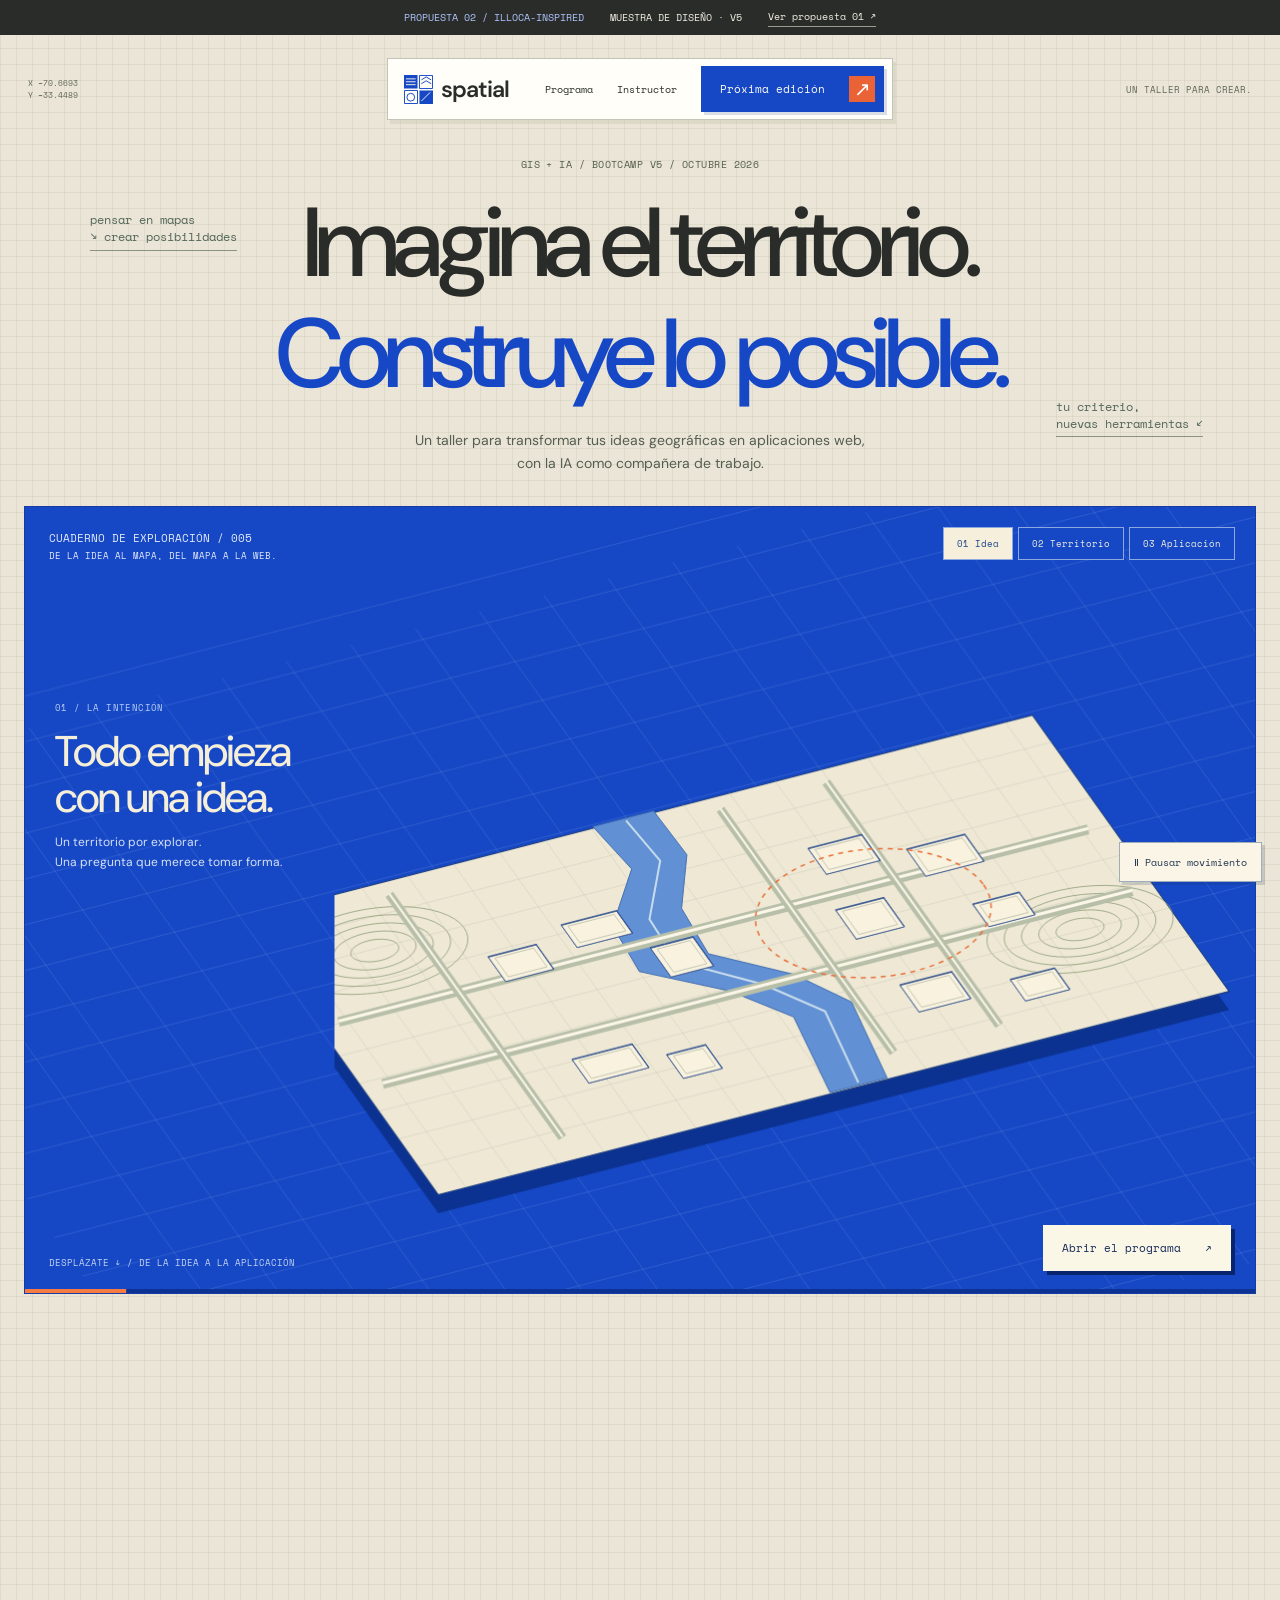
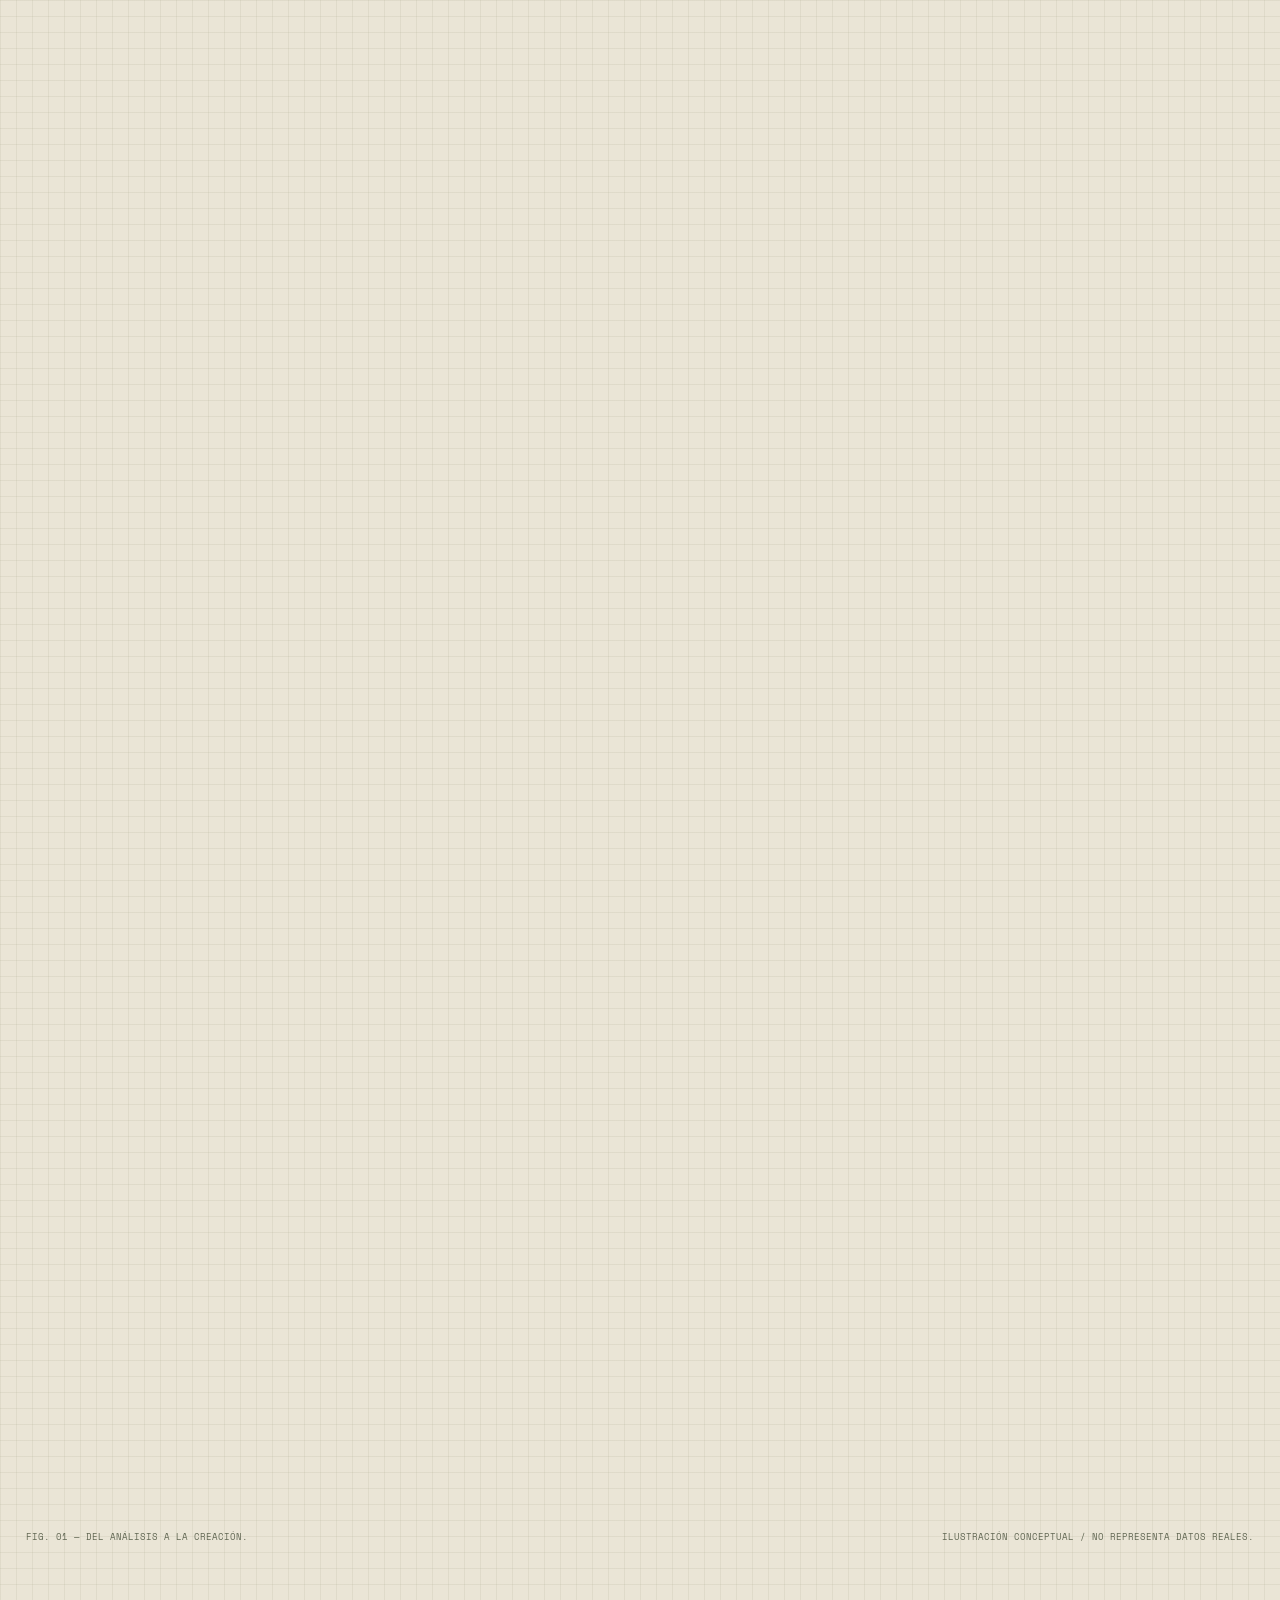
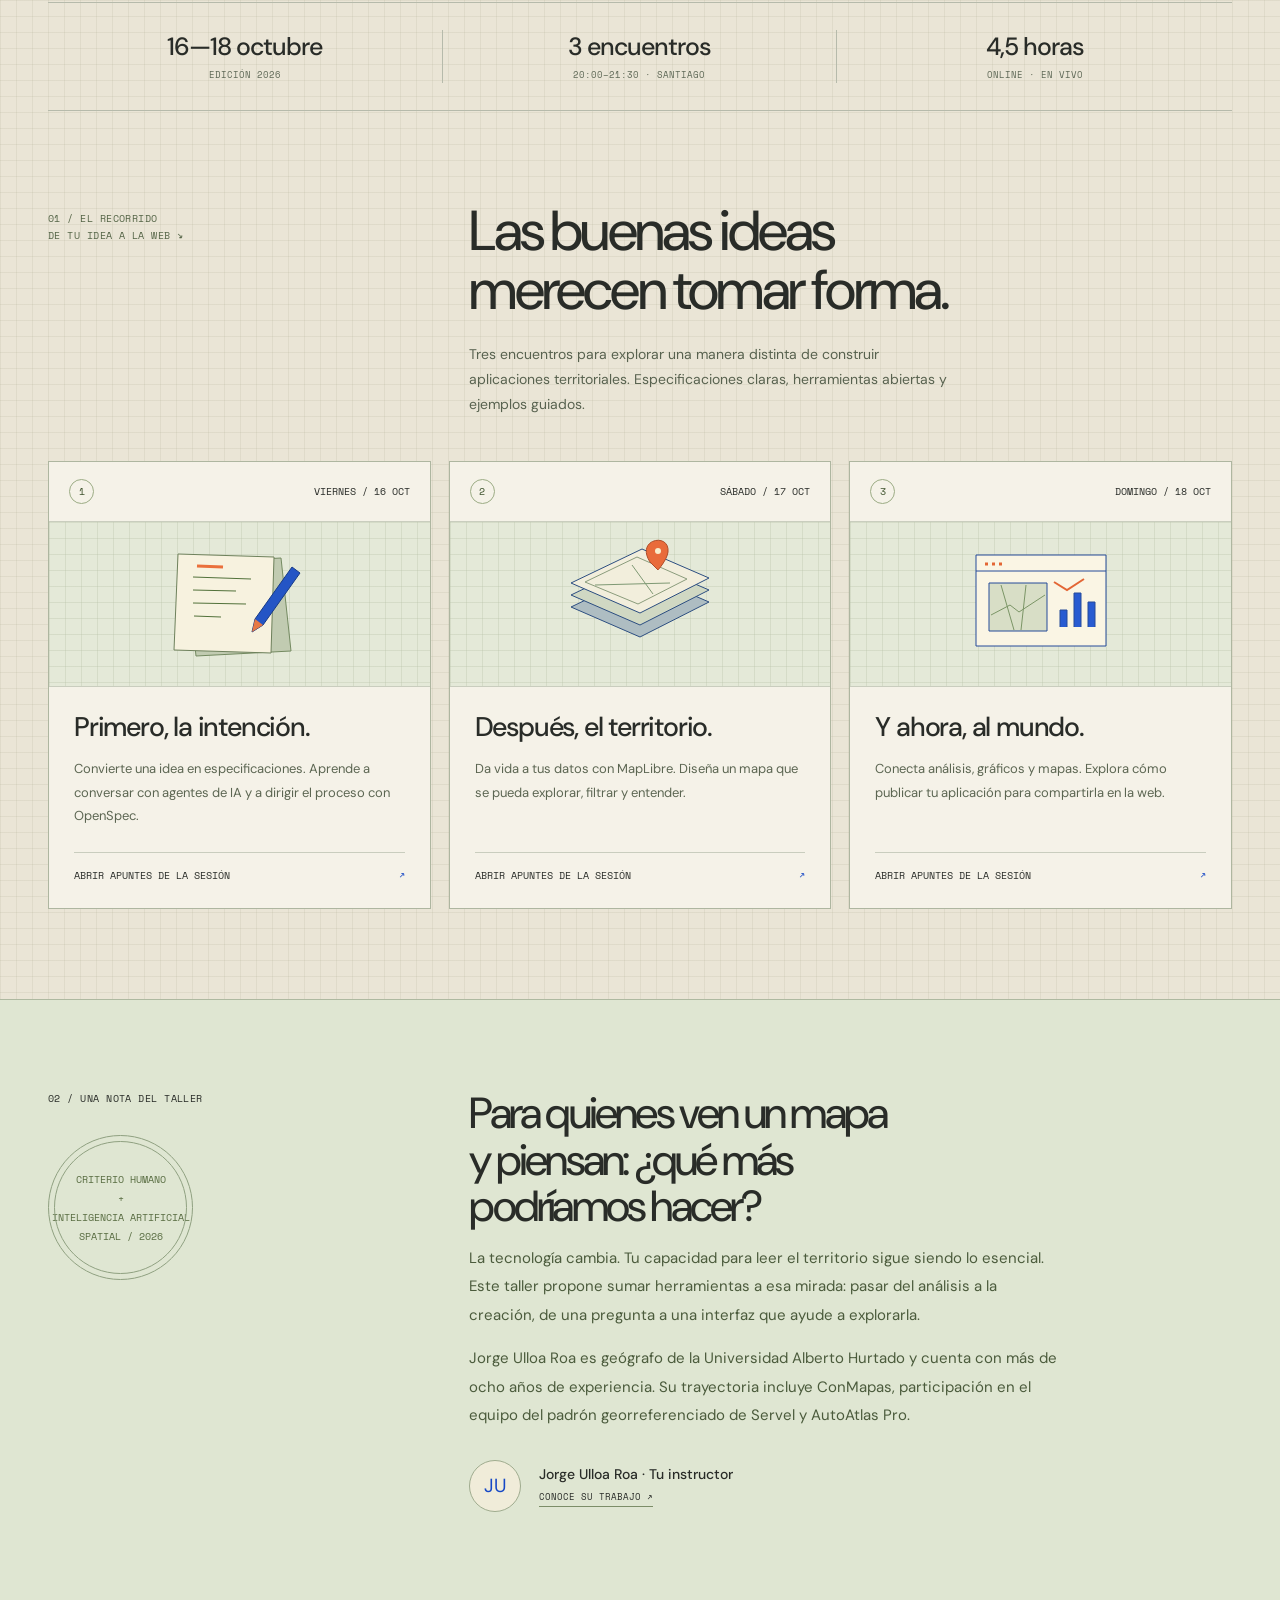
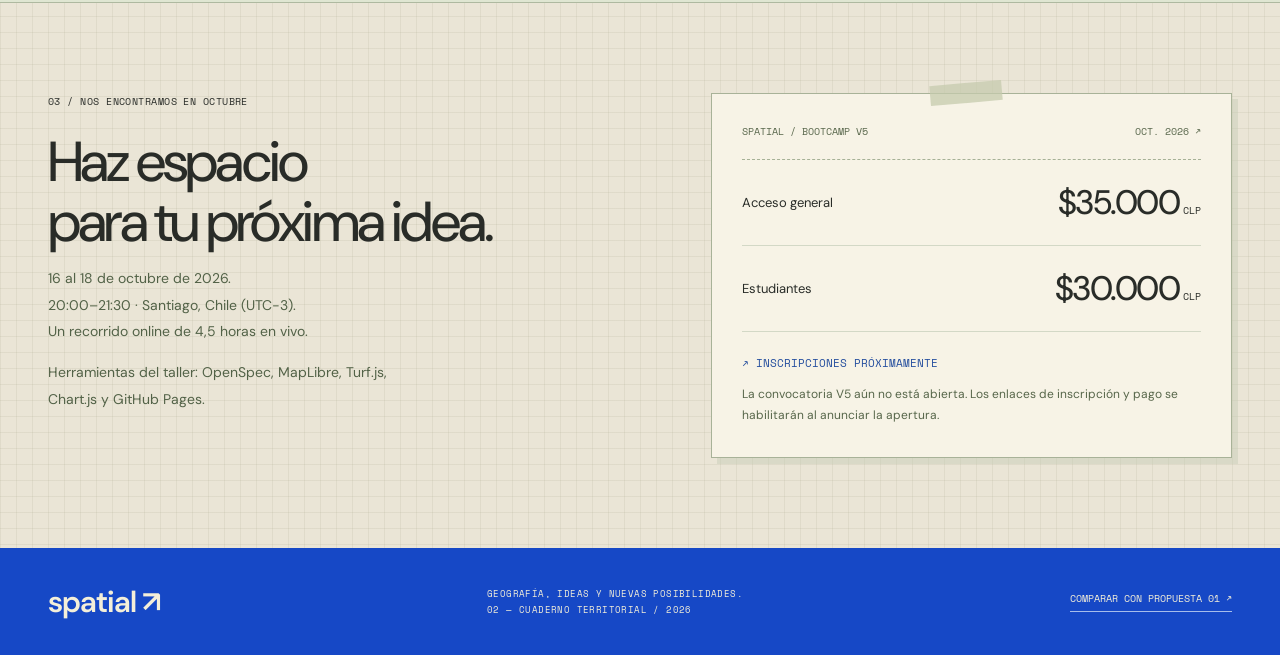
<file: proposals/02-illoca.html>
<!doctype html>
<html lang="es-CL">
<head>
  <meta charset="utf-8">
  <meta name="viewport" content="width=device-width, initial-scale=1">
  <meta name="robots" content="noindex,nofollow">
  <meta name="theme-color" content="#eae5d6">
  <title>02 · Spatial / Un taller para imaginar territorios</title>
  <link rel="preconnect" href="https://fonts.googleapis.com">
  <link rel="preconnect" href="https://fonts.gstatic.com" crossorigin>
  <link href="https://fonts.googleapis.com/css2?family=DM+Sans:wght@400;450;500;600;700&family=Space+Mono&display=swap" rel="stylesheet">
  <style>
    :root{--paper:#eae5d6;--ink:#292c28;--blue:#1648c6;--orange:#e96336;--line:#bdbcae;--mono:'Space Mono',monospace}*{box-sizing:border-box}html{scroll-behavior:smooth;scroll-padding-top:25px}body{margin:0;background-color:var(--paper);background-image:linear-gradient(#bab8a43b 1px,transparent 1px),linear-gradient(90deg,#bab8a43b 1px,transparent 1px);background-size:16px 16px;color:var(--ink);font-family:'DM Sans',sans-serif;font-size:15px}a{color:inherit;text-decoration:none}a:focus-visible,summary:focus-visible{outline:3px solid var(--blue);outline-offset:6px}::selection{background:var(--blue);color:white}.skip{position:absolute;top:-80px;left:12px;background:white;padding:14px;z-index:20}.skip:focus{top:12px}.wrap{width:min(1240px,calc(100% - 96px));margin:auto}.mono,.eyebrow{font:10px/1.7 var(--mono);letter-spacing:.045em;text-transform:uppercase}.preview{min-height:35px;background:var(--ink);color:#f4f0e4;display:flex;justify-content:center;align-items:center;gap:26px;padding:7px 18px;font:10px var(--mono)}.preview span{color:#b1c5ff}.preview a{border-bottom:1px solid #999f91;padding-bottom:2px}.masthead{height:108px;display:flex;align-items:center;justify-content:center;position:relative}.coordinates{position:absolute;left:28px;font:9px/1.5 var(--mono);color:#5f6657}.edition-note{position:absolute;right:28px;font:9px var(--mono);color:#5f6657}.nav{display:flex;align-items:center;gap:36px;padding:7px 8px 7px 16px;background:#fffef8;border:1px solid #c5c4b8;box-shadow:3px 4px 0 #b0b29d38}.logo{display:flex;gap:8px;align-items:center;font-size:23px;font-weight:600;letter-spacing:-1px}.logo svg{width:29px;height:29px}.nav-links{display:flex;align-items:center;gap:24px;font:10px var(--mono)}.button{display:inline-flex;align-items:center;justify-content:space-between;gap:24px;background:var(--blue);border:1px solid var(--blue);color:#fffef5;padding:14px 18px;font:11px var(--mono);box-shadow:3px 3px 0 #1c3f892a;transition:transform .18s,background .18s}.button:hover{background:#103698;transform:translateY(-2px)}.button .arrow{display:grid;place-items:center;background:var(--orange);width:26px;height:26px;color:#fff;font:20px/1 sans-serif;margin:-6px -10px -6px 0}.button.light{background:#f8f5e9;color:var(--ink);border-color:#b0b6a6;box-shadow:none}
    .hero-head{text-align:center;position:relative;padding:13px 20px 31px}.hero-head .eyebrow{color:#535e4a}.hero-head h1{font-size:clamp(52px,7.65vw,110px);font-weight:500;line-height:.99;letter-spacing:-6.8px;margin:22px 0 25px}.hero-head h1 span{color:var(--blue)}.hero-head>p{max-width:470px;margin:0 auto;color:#555e50;line-height:1.65;font-size:14px}.scribble{position:absolute;color:#536659;font:12px/1.4 var(--mono);transform:rotate(-7deg);border-bottom:1px solid #899380;padding-bottom:4px;text-align:left}.scribble.left{left:7%;top:69px}.scribble.right{right:6%;bottom:69px;transform:rotate(6deg)}.scene{margin:0 24px;background:var(--blue);position:relative;overflow:hidden;border:1px solid #153c9e}.scene>svg{display:block;width:100%;height:auto;max-height:560px;min-height:350px}.scene-label{position:absolute;top:22px;left:24px;color:#e3eaf9;font:9px/1.7 var(--mono)}.scene-label strong{font-weight:400;display:block;font-size:11px}.scene-note{position:absolute;right:22px;top:22px;color:#dce6ff;font:9px var(--mono);border:1px solid #83a0e1;padding:8px 12px}.scene-bottom{position:absolute;bottom:22px;left:24px;right:24px;display:flex;justify-content:space-between;align-items:end;gap:20px}.scene-bottom p{font-size:14px;line-height:1.5;max-width:240px;color:#fbf5df;margin:0}.scene-bottom .button{background:#fbf7e7;color:#172b5a;border-color:#fbf7e7;box-shadow:4px 4px 0 #08246c}.caption{display:flex;justify-content:space-between;gap:15px;margin:13px 26px 0;color:#616753;font:9px/1.8 var(--mono)}.facts{display:grid;grid-template-columns:repeat(3,1fr);margin-top:56px;border-block:1px solid #b6baab;padding:27px 0}.facts>div{text-align:center;border-right:1px solid #b6baab}.facts>div:last-child{border:0}.facts strong{font-size:25px;font-weight:500;letter-spacing:-1px;display:block}.facts span{font:9px var(--mono);color:#5e6856}
    .section{padding:90px 0}.section-heading{display:grid;grid-template-columns:1fr 2fr;gap:40px;align-items:start;margin-bottom:43px}.section-heading .eyebrow{padding-top:9px;color:#546446}h2{font-size:clamp(36px,4.4vw,62px);font-weight:450;letter-spacing:-2.8px;line-height:1.06;margin:0}.section-heading p{max-width:490px;font-size:14px;line-height:1.8;color:#58624f;margin:22px 0 0}.modules{display:grid;grid-template-columns:repeat(3,1fr);gap:18px}.module{min-width:0;border:1px solid #aeb6a0;background:#f5f2e8;display:flex;flex-direction:column}.module-top{padding:17px 20px;border-bottom:1px solid #c9cdbe;display:flex;align-items:center;justify-content:space-between;font:10px var(--mono)}.number{border:1px solid #9cac85;border-radius:50%;width:25px;height:25px;display:grid;place-items:center;color:#3e522d}.module-art{height:165px;display:grid;place-items:center;background-color:#e4e9d8;background-image:linear-gradient(#b7c2a755 1px,transparent 1px),linear-gradient(90deg,#b7c2a755 1px,transparent 1px);background-size:16px 16px;border-bottom:1px solid #c9cdbe}.module-art svg{height:125px;width:180px;overflow:visible}.module-body{padding:25px;display:flex;flex-direction:column;flex:1}.module h3{font-size:27px;line-height:1.1;font-weight:500;letter-spacing:-1.2px;margin:0 0 16px}.module p{font-size:13px;line-height:1.8;color:#5c6652;margin:0 0 25px}.module details{margin-top:auto;border-top:1px solid #c9cdbe;padding-top:15px;font:10px var(--mono)}summary{cursor:pointer;list-style:none;display:flex;justify-content:space-between;gap:8px}summary::-webkit-details-marker{display:none}summary::after{content:'↗';color:var(--blue)}details[open] summary::after{content:'−'}details ul{font:12px/1.8 'DM Sans',sans-serif;color:#546347;padding-left:16px}.manifesto{background:#dfe6d2;border-block:1px solid #aeb9a0}.manifesto .wrap{display:grid;grid-template-columns:1fr 2fr;gap:40px}.stamp{width:145px;height:145px;border-radius:50%;border:1px solid #8fa080;display:flex;align-items:center;justify-content:center;text-align:center;transform:rotate(-12deg);font:10px/1.9 var(--mono);color:#586c41;margin-top:28px;outline:1px solid #8fa080;outline-offset:-7px}.manifesto h2{font-size:clamp(33px,3.4vw,48px);max-width:720px}.manifesto p{color:#4b5b3c;font-size:15px;line-height:1.9;max-width:595px}.instructor-line{display:flex;align-items:center;gap:18px;margin-top:30px}.avatar{height:52px;width:52px;display:grid;place-items:center;border-radius:50%;background:#f0ecd9;border:1px solid #9fab8e;font-size:19px;color:var(--blue)}.instructor-line strong{font-size:14px;font-weight:500;display:block}.instructor-line a{font:9px var(--mono);border-bottom:1px solid #7c8d68;padding-bottom:3px;display:inline-block;margin-top:7px}.offer{display:grid;grid-template-columns:1.1fr 1fr;gap:90px}.offer h2{margin-top:22px}.offer>div>p{font-size:14px;line-height:1.9;max-width:385px;color:#526247}.ticket{background:#f7f3e6;border:1px solid #a8b298;padding:30px;position:relative;box-shadow:6px 6px 0 #c6cdb77a}.ticket::before{content:'';position:absolute;top:-11px;left:42%;width:72px;height:20px;background:#c5cbadbd;transform:rotate(-5deg)}.ticket-title{display:flex;justify-content:space-between;gap:12px;color:#5a684d;font:10px var(--mono);padding-bottom:20px;border-bottom:1px dashed #a6b196}.price{padding:20px 0;display:flex;align-items:center;justify-content:space-between;gap:12px;border-bottom:1px solid #d3d8c6}.price>span{font-size:13px}.price strong{font-size:34px;font-weight:450;letter-spacing:-1.5px;white-space:nowrap}.price small{font:10px var(--mono)}.status{padding:20px 0 0}.status strong{font:11px var(--mono);color:#254e9e}.status p{font-size:12px;line-height:1.8;color:#57664a;margin-bottom:0}.footer{background:var(--blue);color:#f4efd9;padding:34px 0}.footer .wrap{display:flex;justify-content:space-between;gap:24px;align-items:center}.footer .logo{font-size:30px}.footer .mono{font-size:9px}.footer a:last-child{border-bottom:1px solid #a6bdeb;padding-bottom:5px;font:10px var(--mono)}
    @media(max-width:1100px){.coordinates,.edition-note{display:none}.scribble{font-size:9px}.scribble.left{left:3%;top:52px}.scribble.right{right:3%;bottom:52px}.hero-head h1{letter-spacing:-4px}.wrap{width:calc(100% - 48px)}.offer{gap:40px}.module-body{padding:20px}.scene>svg{min-height:390px}.scene-bottom p{font-size:12px;max-width:200px}}
    @media(max-width:700px){.wrap{width:calc(100% - 36px)}.preview{font-size:9px;justify-content:space-between;gap:12px}.preview-extra{display:none}.masthead{height:91px;padding:0 18px}.nav{width:100%;justify-content:space-between;gap:15px;padding-left:10px}.nav-links{gap:14px}.nav-links>a:not(.button){display:none}.nav .button{font-size:9px;padding:12px;gap:18px}.logo{font-size:22px}.hero-head{padding:10px 18px 27px}.hero-head .eyebrow{font-size:9px}.hero-head h1{font-size:clamp(45px,10.4vw,72px);letter-spacing:-2.8px;margin:24px 0 20px}.hero-head>p{font-size:13px;max-width:340px}.scribble{display:none}.scene{margin:0 12px;min-height:450px}.scene>svg{width:180%;max-width:none;height:405px;min-height:0;margin-left:-40%;margin-top:37px}.scene-label{left:14px;top:14px;font-size:8px}.scene-label strong{font-size:9px}.scene-note{display:none}.scene-bottom{left:14px;right:14px;bottom:19px}.scene-bottom p{font-size:10px;max-width:125px}.scene-bottom .button{padding:12px;gap:12px;font-size:9px}.caption{margin:12px 18px 0;font-size:8px}.caption span:last-child{max-width:135px;text-align:right}.facts{margin-top:33px;padding:23px 0}.facts strong{font-size:19px}.facts span{font-size:8px;display:block;margin-top:6px}.section{padding:60px 0}.section-heading,.manifesto .wrap,.offer{grid-template-columns:1fr;gap:24px}.section-heading{margin-bottom:30px}.section-heading .eyebrow{padding:0}h2{font-size:39px;letter-spacing:-1.7px}.section-heading p{margin-top:18px;font-size:13px}.modules{grid-template-columns:1fr;gap:20px}.module-art{height:155px}.module-body{padding:25px}.stamp{display:none}.manifesto h2{font-size:34px;letter-spacing:-1.5px}.manifesto p{font-size:13px}.ticket{padding:24px}.price strong{font-size:31px}.offer h2{margin-top:15px}.footer .wrap{flex-wrap:wrap;gap:22px}.footer .mono{max-width:150px}.footer a:last-child{width:100%;font-size:9px}.facts>div{padding:0 5px}}
    @media(prefers-reduced-motion:reduce){html{scroll-behavior:auto}*,*::before,*::after{transition:none!important}}
  </style>
  <link rel="stylesheet" href="../assets/motion.css">
  <script src="../assets/motion.js" defer></script>
</head>
<body class="illoca">
  <a class="skip" href="#contenido">Saltar al contenido</a>
  <div class="preview"><span>PROPUESTA 02 <span class="preview-extra">/ ILLOCA-INSPIRED</span></span><div>MUESTRA DE DISEÑO · V5</div><a href="01-hydra.html">Ver propuesta 01 ↗</a></div>
  <header class="masthead"><div class="coordinates" aria-hidden="true">X −70.6693<br>Y −33.4489</div><div class="nav"><a class="logo" href="#" aria-label="Spatial, inicio"><svg viewBox="0 0 30 30" fill="none" aria-hidden="true"><path fill="#1648c6" d="M0 0h14v14H0zM16 16h14v14H16z"/><path stroke="#1648c6" d="M16 .5h13.5V14H16zM.5 16H14v13.5H.5z"/><path d="M2 4h10M2 7h10M2 10h10M18 12V8l5-5 5 5v4" stroke="#f5f2e7"/><path d="m18 5 5-3 5 3M18 9l5-3 5 3" stroke="#1648c6"/><circle cx="7" cy="23" r="4" stroke="#1648c6"/><path d="m18 27 9-9" stroke="#f5f2e7"/></svg>spatial</a><nav class="nav-links" aria-label="Principal"><a href="#programa">Programa</a><a href="#instructor">Instructor</a><a class="button" href="#registro">Próxima edición <span class="arrow">↗</span></a></nav></div><span class="edition-note">UN TALLER PARA CREAR.</span></header>
  <main id="contenido">
    <section aria-labelledby="hero-title"><div class="hero-head"><div class="eyebrow">GIS + IA / BOOTCAMP V5 / OCTUBRE 2026</div><span class="scribble left" aria-hidden="true">pensar en mapas<br>↘ crear posibilidades</span><h1 id="hero-title">Imagina el territorio.<br><span>Construye lo posible.</span></h1><p>Un taller para transformar tus ideas geográficas en aplicaciones web, con la IA como compañera de trabajo.</p><span class="scribble right" aria-hidden="true">tu criterio,<br>nuevas herramientas ↙</span></div>
      <div class="scene"><div class="scene-label"><strong>CUADERNO DE EXPLORACIÓN / 005</strong>DE LA IDEA AL MAPA, DEL MAPA A LA WEB.</div><span class="scene-note">ESTUDIO TERRITORIAL ↗</span>
        <svg viewBox="0 0 1390 540" xmlns="http://www.w3.org/2000/svg" role="img" aria-labelledby="scene-title"><title id="scene-title">Ilustración conceptual de un territorio en maqueta: edificios color papel, relieve y un río sobre una mesa azul cobalto.</title><defs><pattern id="blue-grid" width="60" height="35" patternUnits="userSpaceOnUse" patternTransform="skewY(-20)"><path d="M60 0H0V35" fill="none" stroke="#a6bfed" stroke-opacity=".15"/></pattern><pattern id="paper-grid" width="38" height="24" patternUnits="userSpaceOnUse"><path d="M38 0H0V24" fill="none" stroke="#244981" stroke-opacity=".13"/></pattern><g id="block" stroke="#153e8b" stroke-width="1.2" stroke-linejoin="round"><path d="M0 0 48-26 91-3 43 24Z" fill="#f1ecd9"/><path d="M0 0v72l43 24V24Z" fill="#c9d0c2"/><path d="m43 24 48-27v72L43 96Z" fill="#194ac1"/><path d="m49 34 35-19m-35 32 35-19m-35 32 35-19m-35 32 35-19" stroke="#a2b5d4" stroke-width=".7"/><path d="M8 15v48m10-42v47m10-40v45" stroke="#6d7e83" stroke-width=".6"/></g><g id="small-block" stroke="#234e93" stroke-width="1.1"><path d="m0 0 47-26 42 23-47 27Z" fill="#f2ecd9"/><path d="M0 0v27l42 24V24Z" fill="#c1cbbf"/><path d="m42 24 47-27v27L42 51Z" fill="#2855b2"/><path d="m6-1 41-21 35 19-40 22Z" fill="none" stroke="#8e9f9c"/></g><g id="tree" stroke="#173f87" stroke-width="1"><path d="M0 0v28"/><path d="M-12 5 0-30 12 5Z" fill="#91a995"/><path d="M0-30V5h12Z" fill="#24529b"/></g></defs><path fill="url(#blue-grid)" d="M0 0h1390v540H0z"/><ellipse cx="726" cy="463" rx="540" ry="47" fill="#082c87" opacity=".45"/><path d="m138 279 588-207 511 248-578 204Z" fill="#0c327d"/><path d="m138 261 588-207 511 248-578 204Z" fill="#f0e9d5" stroke="#092f80" stroke-width="2"/><path d="m138 261 588-207 511 248-578 204Z" fill="url(#paper-grid)"/><path d="M138 261v18l521 245v-18m0 18 578-204v-18" fill="none" stroke="#91a7c2"/><path d="M632 89c-90 50-52 100-127 139s-38 63 66 87 173 68 145 171l80-28c-2-71-8-93-119-133s-132-58-74-92 40-77 122-108Z" fill="#4376d0" stroke="#1c4eac"/><path d="M669 99c-91 66-46 101-124 144s36 62 106 88 119 80 107 142" fill="none" stroke="#c2d9ed" stroke-width="2"/><g fill="none" stroke="#768872" stroke-width="1.1"><path d="M178 260c12-23 46-18 70-54s111-41 173-16 55 69 14 91-32 53-103 57-118-29-154-78Z"/><path d="M201 259c10-21 49-22 62-46s93-30 139-9 40 53 6 69-26 45-76 45-100-20-131-59Z"/><path d="M225 258c25-9 50-29 71-42s63-4 81 9 13 33-19 46-37 34-67 21-70-19-66-34Z"/><path d="M249 257c23-4 52-27 67-28s43 12 34 22-49 28-70 20-35-10-31-14Z"/><path d="M920 219c50-36 83-6 112 15s87 9 116 53 16 30-52 56-98 12-134-14-91-75-42-110Z"/><path d="M942 229c34-24 64-6 83 17s82 14 96 43-28 37-63 42-58-17-83-33-62-50-33-69Z"/><path d="M966 238c24-15 42 15 69 27s52 12 52 33-52 9-74-6-72-39-47-54Z"/></g><g fill="none" stroke="#a1ac98" stroke-width="11"><path d="m701 126 357 174M598 369l246-89M415 384l366-131M685 163l-53 89 292 137"/></g><g fill="none" stroke="#faf5e8" stroke-width="3"><path d="m701 126 357 174M598 369l246-89M415 384l366-131M685 163l-53 89 292 137"/></g><g><use href="#small-block" x="707" y="162"/><use href="#block" x="786" y="133"/><use href="#small-block" x="885" y="205"/><use href="#block" x="688" y="232"/><use href="#small-block" x="799" y="270"/><use href="#block" x="471" y="281" transform="translate(71 54) scale(.88)"/><use href="#small-block" x="414" y="324"/><use href="#small-block" x="517" y="368"/><use href="#block" x="756" y="363" transform="translate(205 100) scale(.78)"/></g><g><use href="#tree" x="341" y="231"/><use href="#tree" x="367" y="248"/><use href="#tree" x="303" y="247"/><use href="#tree" x="985" y="270"/><use href="#tree" x="1011" y="285"/><use href="#tree" x="968" y="293"/><use href="#tree" x="360" y="320"/><use href="#tree" x="397" y="305"/><use href="#tree" x="889" y="354"/></g><g fill="none" stroke="#e86839" stroke-width="2"><ellipse cx="780" cy="272" rx="136" ry="65" transform="rotate(17 780 272)" stroke-dasharray="6 5"/><path d="m883 227 114-92h72"/><circle cx="882" cy="226" r="6" fill="#e86839"/></g><g font-family="monospace" font-size="10" fill="#f0ebda"><text x="1000" y="120">IMAGINAR → CONSTRUIR</text><text x="181" y="380" transform="rotate(25 181 380)">TERRITORIOS POSIBLES / V5</text></g><g transform="translate(1140 415)" stroke="#d0dded" fill="none"><path d="M0 30V-20m-9 15 9-15L9-5M-17 13h34"/><text x="-3" y="-30" fill="#d0dded" stroke="none" font-family="monospace" font-size="10">N</text></g></svg>
        <div class="scene-bottom"><p>Tu conocimiento del territorio.<br>Un nuevo espacio para crear.</p><a class="button" href="#programa">Abrir el programa <span>↗</span></a></div>
      </div><div class="caption"><span>FIG. 01 — DEL ANÁLISIS A LA CREACIÓN.</span><span>ILUSTRACIÓN CONCEPTUAL / NO REPRESENTA DATOS REALES.</span></div>
      <div class="facts wrap"><div><strong>16—18 octubre</strong><span>EDICIÓN 2026</span></div><div><strong>3 encuentros</strong><span>20:00–21:30 · SANTIAGO</span></div><div><strong>4,5 horas</strong><span>ONLINE · EN VIVO</span></div></div>
    </section>
    <section class="section wrap" id="programa"><div class="section-heading"><div class="eyebrow">01 / EL RECORRIDO<br>DE TU IDEA A LA WEB ↘</div><div><h2>Las buenas ideas<br>merecen tomar forma.</h2><p>Tres encuentros para explorar una manera distinta de construir aplicaciones territoriales. Especificaciones claras, herramientas abiertas y ejemplos guiados.</p></div></div><div class="modules">
      <article class="module"><div class="module-top"><span class="number">1</span><span>VIERNES / 16 OCT</span></div><div class="module-art" aria-hidden="true"><svg viewBox="0 0 180 125" fill="none"><path d="m37 22 95-5 10 93-95 5Z" fill="#c1cbb1" stroke="#738960"/><path d="m29 13 96 3-3 96-97-3Z" fill="#f7f2df" stroke="#6d805b"/><path d="m44 36 58 2m-58 11 43 1m-43 12 53 1m-52 12 27 1" stroke="#52713a"/><path d="m106 78 37-52 8 6-37 52-11 7Z" fill="#2455c5" stroke="#163a86"/><path d="m103 91 11-7-8-6Z" fill="#e67845"/><path d="m48 25 26 1" stroke="#ea703c" stroke-width="3"/></svg></div><div class="module-body"><h3>Primero, la intención.</h3><p>Convierte una idea en especificaciones. Aprende a conversar con agentes de IA y a dirigir el proceso con OpenSpec.</p><details><summary>ABRIR APUNTES DE LA SESIÓN</summary><ul><li>Agentes, SDD y OpenSpec: Explore, Propose, Apply.</li><li>proposal.md, specs, design.md y tasks.md.</li><li>Criterios de aceptación, KISS, HTML, Tailwind y Vanilla JS.</li></ul></details></div></article>
      <article class="module"><div class="module-top"><span class="number">2</span><span>SÁBADO / 17 OCT</span></div><div class="module-art" aria-hidden="true"><svg viewBox="0 0 180 125" fill="none" stroke="#2b4d80"><path d="m21 66 71-34 67 29-69 35Z" fill="#aebdc2"/><path d="m21 54 71-34 67 29-69 35Z" fill="#d0d8c3"/><path d="m21 42 71-34 67 29-69 35Z" fill="#f2eedc"/><path d="m35 41 52-25 50 22-49 25Z" stroke="#8b9c7c"/><path d="m82 24 21 29m-58-9 75-2" stroke="#7f9974"/><path d="M100 21c-15-23 20-30 18-10-1 8-10 18-10 18Z" fill="#e96b3a" stroke="#ae4c28"/><circle cx="108" cy="10" r="3" fill="#f8edcc" stroke="none"/></svg></div><div class="module-body"><h3>Después, el territorio.</h3><p>Da vida a tus datos con MapLibre. Diseña un mapa que se pueda explorar, filtrar y entender.</p><details><summary>ABRIR APUNTES DE LA SESIÓN</summary><ul><li>GeoJSON y análisis exploratorio de datos.</li><li>Fuentes y capas; filtros y popups.</li><li>Revisión visual y auditoría de interfaz.</li></ul></details></div></article>
      <article class="module"><div class="module-top"><span class="number">3</span><span>DOMINGO / 18 OCT</span></div><div class="module-art" aria-hidden="true"><svg viewBox="0 0 180 125" fill="none" stroke="#254b99"><path d="M25 14h130v91H25z" fill="#faf5e4"/><path d="M25 30h130"/><path d="M34 23h3m4 0h3m4 0h3" stroke="#e36635" stroke-width="3"/><path d="M38 42h58v48H38z" fill="#d8dec6"/><path d="m40 74 19-10 9 7 26-17M50 44l13 45M75 44l-5 45" stroke="#7b9566"/><path d="M109 86V69h7v17m7 0V52h7v34m7 0V61h7v25" fill="#285bd1"/><path d="m103 41 13 8 17-11" stroke="#e36635" stroke-width="2"/></svg></div><div class="module-body"><h3>Y ahora, al mundo.</h3><p>Conecta análisis, gráficos y mapas. Explora cómo publicar tu aplicación para compartirla en la web.</p><details><summary>ABRIR APUNTES DE LA SESIÓN</summary><ul><li>Turf: buffers y disolución; exportación filtrada.</li><li>Simbología y leyenda desde una fuente común.</li><li>Chart.js con filtros compartidos; responsive.</li><li>Publicación con GitHub CLI y Pages.</li></ul></details></div></article>
    </div></section>
    <section class="manifesto section" id="instructor"><div class="wrap"><div><div class="eyebrow">02 / UNA NOTA DEL TALLER</div><div class="stamp" aria-hidden="true">CRITERIO HUMANO<br>+<br>INTELIGENCIA ARTIFICIAL<br>SPATIAL / 2026</div></div><div><h2>Para quienes ven un mapa<br>y piensan: ¿qué más<br>podríamos hacer?</h2><p>La tecnología cambia. Tu capacidad para leer el territorio sigue siendo lo esencial. Este taller propone sumar herramientas a esa mirada: pasar del análisis a la creación, de una pregunta a una interfaz que ayude a explorarla.</p><p>Jorge Ulloa Roa es geógrafo de la Universidad Alberto Hurtado y cuenta con más de ocho años de experiencia. Su trayectoria incluye ConMapas, participación en el equipo del padrón georreferenciado de Servel y AutoAtlas Pro.</p><div class="instructor-line"><div class="avatar" aria-hidden="true">JU</div><div><strong>Jorge Ulloa Roa · Tu instructor</strong><a href="https://geoidegeoidal.github.io/" target="_blank" rel="noopener noreferrer">CONOCE SU TRABAJO ↗</a></div></div></div></div></section>
    <section class="offer section wrap" id="registro"><div><div class="eyebrow">03 / NOS ENCONTRAMOS EN OCTUBRE</div><h2>Haz espacio<br>para tu próxima idea.</h2><p>16 al 18 de octubre de 2026.<br>20:00–21:30 · Santiago, Chile (UTC−3).<br>Un recorrido online de 4,5 horas en vivo.</p><p>Herramientas del taller: OpenSpec, MapLibre, Turf.js, Chart.js y GitHub Pages.</p></div><div class="ticket"><div class="ticket-title"><span>SPATIAL / BOOTCAMP V5</span><span>OCT. 2026 ↗</span></div><div class="price"><span>Acceso general</span><div><strong>$35.000</strong> <small>CLP</small></div></div><div class="price"><span>Estudiantes</span><div><strong>$30.000</strong> <small>CLP</small></div></div><div class="status" id="protocolo"><strong>↗ INSCRIPCIONES PRÓXIMAMENTE</strong><p>La convocatoria V5 aún no está abierta. Los enlaces de inscripción y pago se habilitarán al anunciar la apertura.</p></div></div></section>
  </main>
  <footer class="footer"><div class="wrap"><a class="logo" href="#">spatial ↗</a><span class="mono">GEOGRAFÍA, IDEAS Y NUEVAS POSIBILIDADES.<br>02 — CUADERNO TERRITORIAL / 2026</span><a href="01-hydra.html">COMPARAR CON PROPUESTA 01 ↗</a></div></footer>
</body>
</html>
</file>
<file: assets/motion.css>
.motion-toggle{position:fixed;bottom:18px;right:18px;z-index:30;display:flex;align-items:center;gap:9px;min-height:40px;padding:10px 14px;border:1px solid #747a70;background:#11160f;color:#f4f3ed;font:10px 'Space Mono',monospace;cursor:pointer}
.illoca .motion-toggle{background:#faf5e7;color:#24374f;border-color:#9facb9;box-shadow:3px 3px 0 #182e5129}
.motion-toggle:focus-visible,.scene-stops button:focus-visible{outline:3px solid #f9793e;outline-offset:4px}
.motion-toggle:disabled{cursor:default}.motion-toggle svg{width:12px;height:12px;fill:currentColor}
.motion-ready .nav{z-index:20}.hydra.motion-ready>.nav{position:sticky;top:0;height:78px;background:#080909;border-bottom:1px solid #2b2d2b;width:100%;padding-inline:max(24px,calc((100vw - 1280px)/2))}
.illoca.motion-ready .masthead{position:sticky;top:-16px;z-index:20;pointer-events:none}.illoca.motion-ready .nav{pointer-events:auto}
.motion-ready .button{position:relative;overflow:hidden;transition:color .25s,background .25s,transform .25s,box-shadow .25s}
.motion-ready .button>span{transition:transform .35s cubic-bezier(.2,.7,.2,1)}.motion-ready .button:hover>span{transform:translate(3px,-3px)}
.motion-ready .text-link{background:linear-gradient(currentColor,currentColor) 0 100%/0 1px no-repeat;transition:background-size .35s}.motion-ready .text-link:hover{background-size:100% 1px}
.motion-ready section[id],.motion-ready #protocolo{scroll-margin-top:95px}
.motion-ready h1 .title-line{display:block;overflow:hidden;line-height:1.13;padding-bottom:.03em;margin-bottom:-.03em}
.hydra .hero h1 .title-line,.hydra .hero h1 .title-words{color:inherit}.motion-ready .title-words{display:inline-block;animation:title-unfold 1.05s cubic-bezier(.2,.75,.2,1) both;animation-delay:var(--delay,0s)}
.illoca .hero-head h1>.title-line:last-child{color:var(--blue)}.illoca .hero-head h1{line-height:1; margin-block:15px 20px}
.illoca .hero-head h1>.title-line:first-child,.illoca .hero-head h1 .title-words{color:inherit}
.motion-ready .hero-copy>.eyebrow,.motion-ready .hero-copy>p,.motion-ready .hero-copy>.actions,.motion-ready .hero-meta,.motion-ready .hero-head>p,.motion-ready .scribble{animation:content-enter .9s .28s both}
.motion-ready .hero-copy>.actions{animation-delay:.45s}.motion-ready .hero-meta{animation-delay:.6s}
@keyframes title-unfold{from{transform:translateY(112%) rotate(2deg)}to{transform:translateY(0) rotate(0)}}
@keyframes content-enter{from{opacity:0;transform:translateY(20px)}to{opacity:1;transform:translateY(0)}}
.motion-ready .reveal{opacity:0;transform:translateY(38px);transition:opacity .8s var(--reveal-delay,0s),transform .9s cubic-bezier(.2,.7,.2,1) var(--reveal-delay,0s)}
.motion-ready .reveal.in-view{opacity:1;transform:translateY(0)}
.motion-ready .reveal:focus-within{opacity:1;transform:none;transition:none}
.motion-ready .module{transition:border-color .25s,background .25s,box-shadow .25s}.hydra.motion-ready .module:hover{border-color:#ce602c;background:#11140e}.illoca.motion-ready .module:hover{box-shadow:5px 6px 0 #bac5a455}
.motion-ready .module svg{transition:transform .55s cubic-bezier(.2,.8,.2,1)}.motion-ready .module:hover svg{transform:translateY(-9px) rotate(-4deg)}
.motion-ready .module details[open] ul{animation:content-enter .35s both}
.hydra.motion-ready .diagram path{stroke-dasharray:400;stroke-dashoffset:400;transition:stroke-dashoffset 1.7s .2s}.hydra.motion-ready .in-view .diagram path{stroke-dashoffset:0}
.motion-ready .terminal-body p{transition:opacity .4s,transform .4s}.motion-ready .terminal:not(.in-view) .terminal-body p{opacity:0;transform:translateX(-12px)}
.motion-ready .terminal.in-view .terminal-body p:nth-child(2){transition-delay:.35s}.motion-ready .terminal.in-view .terminal-body p:nth-child(3){transition-delay:.7s}
.hydra.motion-ready .terminal-result::after{content:' ▍';animation:cursor-blink 1.2s steps(2,end) infinite}@keyframes cursor-blink{to{opacity:0}}
.hero-track{height:175vh;position:relative}.hydra.motion-ready .hero-track>.hero{position:sticky;top:78px;height:calc(100svh - 78px);min-height:660px;overflow:clip}
.hydra.motion-ready .hero-copy{padding-top:38px}.hydra.motion-ready .terrain{width:77%;height:80%;right:-3%;bottom:-2%}
.motion-canvas{position:absolute;inset:0;display:block;width:100%;height:100%}.canvas-ready>svg{visibility:hidden}
.hydra.motion-ready .hero-coordinate{top:37px}.hydra.motion-ready .terrain-label{right:8%;bottom:65px}
.hydra .motion-canvas{mask-image:linear-gradient(90deg,transparent,#000 24%)}
.motion-hint{position:absolute;bottom:24px;left:max(24px,calc((100vw - 1280px)/2));z-index:3;color:#b1b8a9;font:9px/1.8 'Space Mono',monospace;display:flex;gap:12px;align-items:center;pointer-events:none}
.motion-hint i{height:28px;width:1px;background:#ff541c;transform-origin:top;animation:scroll-mark 1.8s ease-in-out infinite}
@keyframes scroll-mark{0%,100%{transform:scaleY(.4);opacity:.4}50%{transform:scaleY(1);opacity:1}}
.hydra .tech-band{overflow:hidden;position:relative}.hydra.motion-ready .tech-band .wrap{width:max-content;max-width:none;gap:0;min-height:90px;animation:stack-run 24s linear infinite;will-change:transform;flex-wrap:nowrap;margin:0}
.hydra.motion-ready .tech-band .stack-set{display:flex;align-items:center;justify-content:space-around;gap:65px;min-width:100vw;padding-inline:40px}.hydra.motion-ready .tech-band .wrap:hover{animation-play-state:paused}
@keyframes stack-run{to{transform:translateX(-50%)}}
.scene-track{height:290svh;position:relative}.illoca.motion-ready .scene{position:sticky;top:90px;height:calc(100svh - 112px);min-height:470px;max-height:850px}
.illoca.motion-ready .scene>svg{height:100%;max-height:none;min-height:0}.illoca.motion-ready .scene-label{z-index:3;pointer-events:none}.illoca.motion-ready .scene-note{display:none}
.scene-stops{position:absolute;right:20px;top:20px;display:flex;gap:5px;z-index:4}.scene-stops button{border:1px solid #8ba8e0;background:#1648c6;color:#f3f0dd;padding:9px 13px;font:9px 'Space Mono',monospace;cursor:pointer;transition:background .2s,color .2s}
.scene-stops button[aria-pressed=true]{background:#f5efdc;color:#1d4388}.scene-stops button:hover{background:#e7ecf1;color:#173c89}
.scene-story{position:absolute;left:30px;top:24%;width:260px;z-index:3;pointer-events:none}.scene-story>div{position:absolute;inset:0 auto auto 0;width:100%;opacity:0;transform:translateX(-28px);transition:opacity .4s,transform .55s;visibility:hidden}
.scene-story>div.is-current{opacity:1;transform:translateX(0);visibility:visible}.scene-story .eyebrow{font-size:9px;color:#b9cef4}.scene-story h2{font-size:43px;letter-spacing:-2px;line-height:1.07;color:#f5eed9;margin-top:12px}.scene-story p{font-size:12px;line-height:1.7;color:#d6e1f6;max-width:230px}
.scene-progress{position:absolute;bottom:0;left:0;width:100%;height:4px;background:#0c3294;z-index:4}.scene-progress span{display:block;width:100%;height:100%;background:#f57b43;transform:scaleX(0);transform-origin:left}
.scene-app{position:absolute;right:40px;top:29%;width:220px;background:#f5f0de;color:#253c62;padding:19px;border:1px solid #a9bcd7;box-shadow:8px 10px 0 #082f8444;opacity:0;transform:translateY(35px);transition:opacity .4s,transform .6s;z-index:3;visibility:hidden;pointer-events:none}
.scene-app.is-current{opacity:1;transform:translateY(0);visibility:visible}.scene-app>.mono{font-size:8px;color:#59708e}.scene-app strong{display:block;font-size:24px;font-weight:500;margin:12px 0 4px}.scene-app p{font-size:11px;margin:5px 0 15px}.mini-bars{display:flex;align-items:flex-end;gap:9px;height:70px;border-bottom:1px solid #9fafc1}.mini-bars span{background:#2b58b9;flex:1;height:var(--bar);transform:scaleY(.05);transform-origin:bottom;transition:transform .8s var(--bar-delay)}.is-current .mini-bars span{transform:scaleY(1)}
.illoca.motion-ready .scene-bottom{z-index:3}.illoca.motion-ready .scene-bottom>p{max-width:380px}.scene-scroll-note{font:9px/1.8 'Space Mono',monospace!important;color:#c4d4f0!important}
.illoca.motion-ready .coordinates{min-width:105px;font-size:8px}.illoca.motion-ready .module-art svg{animation:none}.illoca.motion-ready .in-view .module-art svg{animation:paper-land .85s cubic-bezier(.2,.75,.3,1) both}
@keyframes paper-land{from{opacity:0;transform:translate(18px,-26px) rotate(-14deg)}to{opacity:1;transform:translate(0,0) rotate(0)}}
.motion-paused .hero-track,.motion-paused .scene-track{height:auto}.motion-paused .hero-track>.hero,.motion-paused.illoca .scene{position:relative;top:0}.motion-paused .scene-story,.motion-paused .scene-stops,.motion-paused .scene-app,.motion-paused .scene-progress,.motion-paused .motion-hint{display:none}
.motion-paused *, .motion-paused *::before,.motion-paused *::after{animation:none!important;transition:none!important}.motion-paused .reveal{opacity:1;transform:none}.motion-paused .title-words{transform:none}.motion-paused .diagram path{stroke-dashoffset:0}.motion-paused .terminal .terminal-body p{opacity:1;transform:none}
.tab-hidden *, .tab-hidden *::before,.tab-hidden *::after,.motion-offscreen *,.motion-offscreen *::after{animation-play-state:paused!important}
@media(max-width:1100px){.scene-story{width:200px;left:22px}.scene-story h2{font-size:34px}.scene-story p{max-width:170px}.scene-app{right:22px;width:185px}.hydra.motion-ready .terrain{width:85%;right:-12%}.motion-toggle{width:44px;justify-content:center;padding:10px;font-size:0}.motion-toggle::before{content:'Ⅱ';font:12px 'Space Mono',monospace}.motion-paused .motion-toggle::before{content:'▶'}}
@media(max-width:700px){
  .motion-toggle{bottom:10px;right:10px;font-size:9px;padding:9px 11px}.motion-ready .footer{padding-bottom:76px}
  .hydra.motion-ready>.nav{height:68px;padding-inline:18px}.hero-track{height:155svh}.hydra.motion-ready .hero-track>.hero{top:68px;min-height:710px;height:calc(100svh - 68px)}
  .hydra.motion-ready .hero-copy{padding-top:27px;padding-bottom:0}.hydra.motion-ready .hero h1{font-size:clamp(35px,9vw,62px);margin-block:22px}.hydra.motion-ready .hero-copy>p{font-size:13px;line-height:1.7;margin-block:20px}
  .hydra.motion-ready .hero .actions{gap:7px}.hydra.motion-ready .hero .button{font-size:10px;padding:13px 12px;gap:12px}.hydra.motion-ready .hero-meta{margin-top:24px;font-size:8px;gap:18px}
  .hydra.motion-ready .terrain{width:135%;right:-18%;height:45%;bottom:0}.hydra .motion-canvas{mask-image:none}.hydra.motion-ready .terrain-label{bottom:51px;right:20%;font-size:7px}.motion-hint{bottom:18px;left:18px;font-size:8px;gap:8px}.motion-hint i{height:19px}
  .hydra.motion-ready .terrain-label{display:none}.motion-hint span{max-width:140px}
  .hydra.motion-ready .tech-band .stack-set{min-width:750px;gap:35px;padding-inline:25px}.hydra.motion-ready .tech-band .wrap{padding:0;min-height:78px}.hydra.motion-ready .tech-band span{width:auto;white-space:nowrap;font-size:8px}
  .illoca.motion-ready .masthead{height:86px;top:-9px}.illoca.motion-ready .hero-head h1{font-size:clamp(43px,10.4vw,72px)}.illoca.motion-ready .hero-head h1 .title-line{line-height:1.09}
  .scene-track{height:235svh}.illoca.motion-ready .scene{top:80px;height:clamp(570px,78svh,740px);min-height:570px}.illoca.motion-ready .scene>svg{margin:0;width:100%}
  .scene-stops{left:14px;right:auto;top:63px;gap:6px}.scene-stops button{font-size:8px;padding:9px 11px}.scene-story{top:119px;left:18px;width:calc(100% - 36px)}.scene-story h2{font-size:30px;letter-spacing:-1px;max-width:280px;margin:7px 0}.scene-story p{font-size:11px;max-width:285px;margin:7px 0}.scene-story .eyebrow{font-size:8px}
  .scene-app{top:auto;bottom:86px;right:16px;width:133px;padding:12px}.scene-app strong{font-size:19px;margin:8px 0 0}.scene-app p{font-size:9px;margin-bottom:10px}.mini-bars{height:43px;gap:6px}
  .illoca.motion-ready .scene-bottom{bottom:22px;align-items:center}.illoca.motion-ready .scene-bottom>p{max-width:155px;font-size:9px}.scene-scroll-note{font-size:8px!important}.illoca.motion-ready .scene-bottom .button{font-size:8px;padding:12px 10px;gap:6px}
}
@media(prefers-reduced-motion:reduce){.motion-ready .reveal{opacity:1;transform:none}.title-words{transform:none!important}html{scroll-behavior:auto!important}}
@media(max-width:700px) and (max-height:760px){
  .hero-track{height:auto}.hydra.motion-ready .hero-track>.hero{position:relative;top:0;height:760px;min-height:760px}
  .illoca.motion-ready .scene{height:calc(100svh - 100px);min-height:430px}.scene-story{top:110px}.scene-story h2{font-size:25px}.scene-story p{display:none}.scene-app{width:122px;bottom:80px;padding:10px}.scene-app strong{font-size:16px}.scene-app .mini-bars{height:30px}
}
</file>
